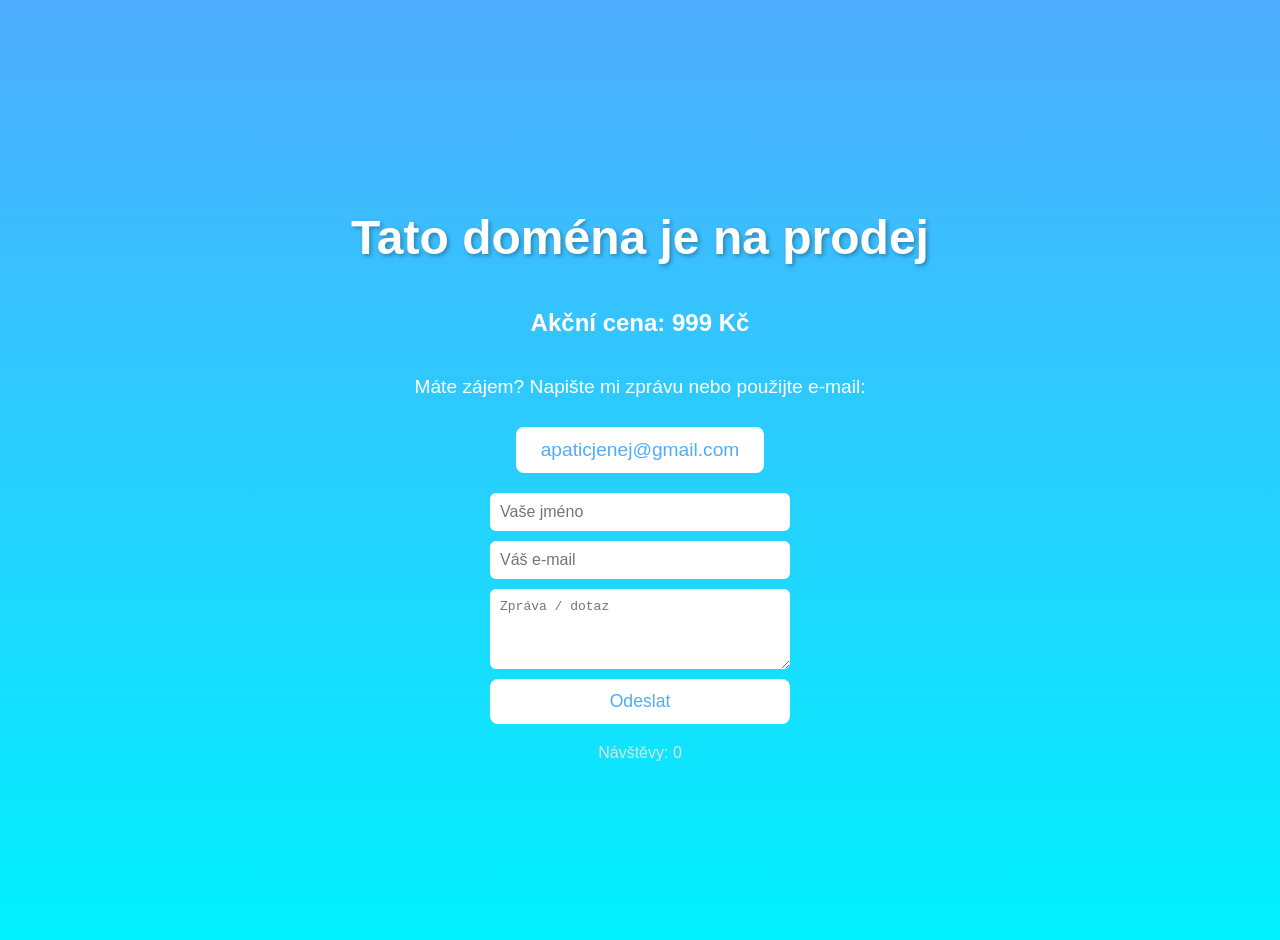
<file: index.html>
<!DOCTYPE html>
<html lang="cs">
<head>
<meta charset="UTF-8">
<meta name="viewport" content="width=device-width, initial-scale=1.0">
<title>Doména na prodej</title>
<style>
    body {
        font-family: 'Segoe UI', Tahoma, Geneva, Verdana, sans-serif;
        background: linear-gradient(to bottom, #4facfe, #00f2fe);
        color: #fff;
        text-align: center;
        margin: 0;
        padding: 0;
    }
    .container {
        display: flex;
        flex-direction: column;
        justify-content: center;
        align-items: center;
        height: 100vh;
        padding: 20px;
    }
    h1 {
        font-size: 3em;
        margin-bottom: 0.5em;
        text-shadow: 2px 2px 4px rgba(0,0,0,0.3);
    }
    p {
        font-size: 1.2em;
        margin-bottom: 1.5em;
    }
    a.button {
        display: inline-block;
        padding: 12px 25px;
        font-size: 1.2em;
        color: #4facfe;
        background: #fff;
        border-radius: 8px;
        text-decoration: none;
        transition: 0.3s;
        margin-bottom: 20px;
    }
    a.button:hover {
        background: #f0f0f0;
    }
    form {
        display: flex;
        flex-direction: column;
        width: 300px;
        gap: 10px;
    }
    input, textarea {
        padding: 10px;
        border-radius: 6px;
        border: none;
        font-size: 1em;
    }
    button {
        padding: 12px;
        border-radius: 8px;
        border: none;
        background: #fff;
        color: #4facfe;
        font-size: 1.1em;
        cursor: pointer;
        transition: 0.3s;
    }
    button:hover {
        background: #f0f0f0;
    }
    .counter {
        margin-top: 20px;
        font-size: 1em;
        color: #e0e0e0;
    }
</style>
</head>
<body>
<div class="container">
    <h1>Tato doména je na prodej</h1>
    <h2>Akční cena: 999 Kč</h2>
    <p>Máte zájem? Napište mi zprávu nebo použijte e-mail:</p>
    <a class="button" href="mailto:apaticjenej@gmail.com">apaticjenej@gmail.com</a>

    <!-- Formulář přes Formspree demo -->
    <form action="https://formspree.io/f/mayvlqwy" method="POST">
        <input type="text" name="name" placeholder="Vaše jméno" required>
        <input type="email" name="email" placeholder="Váš e-mail" required>
        <textarea name="message" placeholder="Zpráva / dotaz" rows="4" required></textarea>
        <button type="submit">Odeslat</button>
    </form>

    <div class="counter">
        Návštěvy: <span id="visits">0</span>
    </div>
</div>

<script>
// Globální počítadlo návštěv přes Counter API
const counterKey = "bookink-cz"; // identifikátor vaší domény
fetch(`https://api.countapi.xyz/hit/${counterKey}/visits`)
  .then(res => res.json())
  .then(data => {
      document.getElementById('visits').textContent = data.value;
  });
</script>
</body>

</html>
</file>
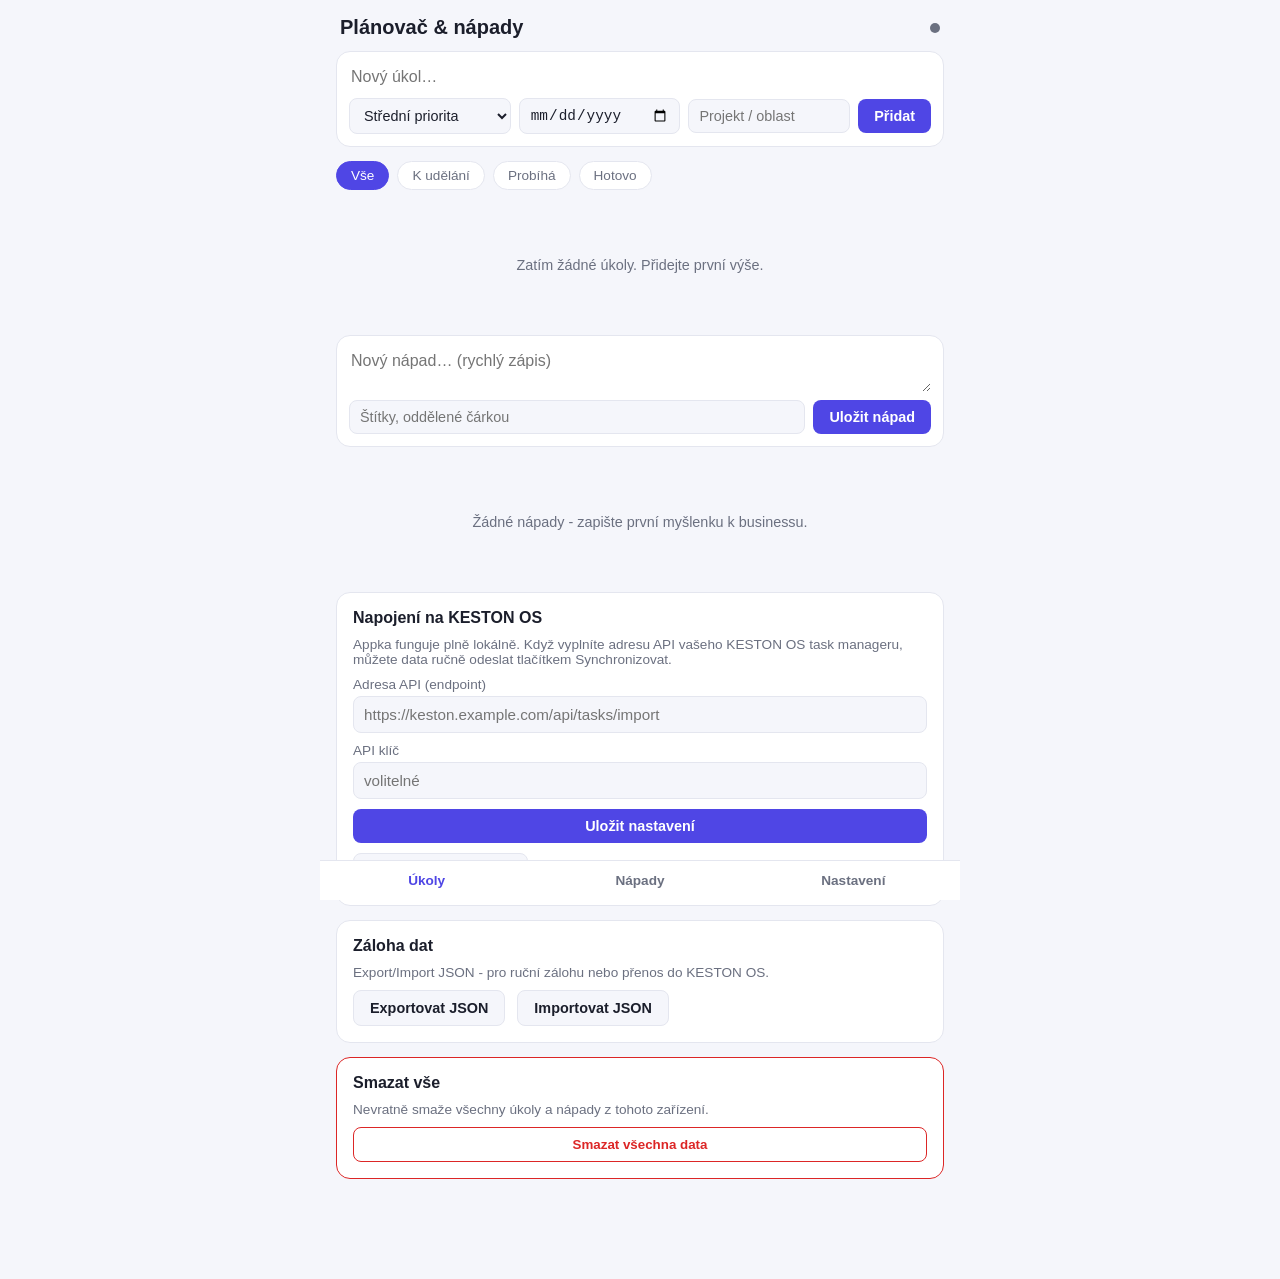
<file: planner/index.html>
<!DOCTYPE html>
<html lang="cs">
<head>
<meta charset="UTF-8">
<meta name="viewport" content="width=device-width, initial-scale=1.0, viewport-fit=cover">
<title>Plánovač &amp; nápady</title>
<meta name="theme-color" content="#4f46e5">
<link rel="manifest" href="manifest.webmanifest">
<link rel="icon" href="icons/icon.svg" type="image/svg+xml">
<link rel="apple-touch-icon" href="icons/icon.svg">
<meta name="apple-mobile-web-app-capable" content="yes">
<meta name="apple-mobile-web-app-status-bar-style" content="black-translucent">
<link rel="stylesheet" href="style.css">
</head>
<body>
<div class="app">

    <header class="topbar">
        <h1>Plánovač &amp; nápady</h1>
        <span class="sync-dot" id="syncDot" title="Stav synchronizace s KESTON OS"></span>
    </header>

    <main class="view" id="view-tasks" data-view="tasks">
        <form class="quick-add" id="taskForm">
            <input type="text" id="taskTitle" placeholder="Nový úkol…" required autocomplete="off">
            <div class="quick-add-row">
                <select id="taskPriority">
                    <option value="low">Nízká priorita</option>
                    <option value="medium" selected>Střední priorita</option>
                    <option value="high">Vysoká priorita</option>
                </select>
                <input type="date" id="taskDue" title="Termín">
                <input type="text" id="taskProject" placeholder="Projekt / oblast" autocomplete="off">
                <button type="submit">Přidat</button>
            </div>
        </form>

        <div class="filters" id="taskFilters">
            <button class="filter-chip active" data-filter="all">Vše</button>
            <button class="filter-chip" data-filter="todo">K udělání</button>
            <button class="filter-chip" data-filter="in_progress">Probíhá</button>
            <button class="filter-chip" data-filter="done">Hotovo</button>
        </div>

        <ul class="item-list" id="taskList"></ul>
        <p class="empty-state" id="taskEmpty">Zatím žádné úkoly. Přidejte první výše.</p>
    </main>

    <main class="view" id="view-ideas" data-view="ideas" hidden>
        <form class="quick-add" id="ideaForm">
            <textarea id="ideaTitle" placeholder="Nový nápad… (rychlý zápis)" rows="2" required></textarea>
            <div class="quick-add-row">
                <input type="text" id="ideaTags" placeholder="Štítky, oddělené čárkou" autocomplete="off">
                <button type="submit">Uložit nápad</button>
            </div>
        </form>

        <ul class="item-list" id="ideaList"></ul>
        <p class="empty-state" id="ideaEmpty">Žádné nápady - zapište první myšlenku k businessu.</p>
    </main>

    <main class="view" id="view-settings" data-view="settings" hidden>
        <section class="panel">
            <h2>Napojení na KESTON OS</h2>
            <p class="hint">Appka funguje plně lokálně. Když vyplníte adresu API vašeho KESTON OS
                task manageru, můžete data ručně odeslat tlačítkem Synchronizovat.</p>
            <form id="settingsForm">
                <label>Adresa API (endpoint)
                    <input type="url" id="settingsEndpoint" placeholder="https://keston.example.com/api/tasks/import">
                </label>
                <label>API klíč
                    <input type="password" id="settingsApiKey" placeholder="volitelné">
                </label>
                <button type="submit">Uložit nastavení</button>
            </form>
            <div class="sync-row">
                <button id="syncNowBtn" type="button">Synchronizovat nyní</button>
                <span id="syncStatus" class="hint"></span>
            </div>
        </section>

        <section class="panel">
            <h2>Záloha dat</h2>
            <p class="hint">Export/Import JSON - pro ruční zálohu nebo přenos do KESTON OS.</p>
            <div class="sync-row">
                <button id="exportBtn" type="button">Exportovat JSON</button>
                <label class="file-btn">
                    Importovat JSON
                    <input type="file" id="importInput" accept="application/json" hidden>
                </label>
            </div>
        </section>

        <section class="panel danger">
            <h2>Smazat vše</h2>
            <p class="hint">Nevratně smaže všechny úkoly a nápady z tohoto zařízení.</p>
            <button id="clearAllBtn" type="button" class="danger-btn">Smazat všechna data</button>
        </section>
    </main>

    <nav class="tabbar">
        <button class="tab active" data-view="tasks">
            <span>Úkoly</span>
        </button>
        <button class="tab" data-view="ideas">
            <span>Nápady</span>
        </button>
        <button class="tab" data-view="settings">
            <span>Nastavení</span>
        </button>
    </nav>
</div>

<div class="toast" id="toast" hidden></div>

<script type="module" src="app.js"></script>
</body>
</html>
</file>
<file: planner/style.css>
:root {
    --bg: #f5f6fb;
    --surface: #ffffff;
    --text: #1b1e2b;
    --muted: #6b7080;
    --border: #e4e6ef;
    --primary: #4f46e5;
    --primary-contrast: #ffffff;
    --danger: #dc2626;
    --success: #16a34a;
    --low: #6b7080;
    --medium: #d97706;
    --high: #dc2626;
    --radius: 14px;
    color-scheme: light;
}

@media (prefers-color-scheme: dark) {
    :root {
        --bg: #14151f;
        --surface: #1d1f2c;
        --text: #eef0fa;
        --muted: #9497a8;
        --border: #2b2d3c;
        --primary: #818cf8;
        --primary-contrast: #14151f;
        color-scheme: dark;
    }
}

* { box-sizing: border-box; }

html, body {
    margin: 0;
    height: 100%;
    background: var(--bg);
    color: var(--text);
    font-family: -apple-system, BlinkMacSystemFont, 'Segoe UI', Roboto, Helvetica, Arial, sans-serif;
}

.app {
    max-width: 640px;
    margin: 0 auto;
    min-height: 100vh;
    display: flex;
    flex-direction: column;
    padding-bottom: 76px;
}

.topbar {
    display: flex;
    align-items: center;
    justify-content: space-between;
    padding: calc(env(safe-area-inset-top, 0px) + 16px) 20px 12px;
}

.topbar h1 {
    font-size: 1.25rem;
    margin: 0;
}

.sync-dot {
    width: 10px;
    height: 10px;
    border-radius: 50%;
    background: var(--muted);
    flex-shrink: 0;
}
.sync-dot.ok { background: var(--success); }
.sync-dot.error { background: var(--danger); }

.view {
    flex: 1;
    padding: 0 16px 24px;
    display: flex;
    flex-direction: column;
    gap: 14px;
}

.quick-add {
    background: var(--surface);
    border: 1px solid var(--border);
    border-radius: var(--radius);
    padding: 12px;
    display: flex;
    flex-direction: column;
    gap: 8px;
}

.quick-add input[type="text"],
.quick-add textarea {
    border: none;
    background: transparent;
    font-size: 1rem;
    color: var(--text);
    resize: vertical;
    font-family: inherit;
    padding: 4px 2px;
}
.quick-add input[type="text"]:focus,
.quick-add textarea:focus { outline: none; }

.quick-add-row {
    display: flex;
    flex-wrap: wrap;
    gap: 8px;
    align-items: center;
}

.quick-add-row select,
.quick-add-row input[type="date"],
.quick-add-row input[type="text"] {
    flex: 1 1 120px;
    min-width: 0;
    padding: 8px 10px;
    border-radius: 8px;
    border: 1px solid var(--border);
    background: var(--bg);
    color: var(--text);
    font-size: 0.9rem;
}

button {
    font-family: inherit;
    cursor: pointer;
}

.quick-add-row button,
#settingsForm button {
    padding: 9px 16px;
    border-radius: 8px;
    border: none;
    background: var(--primary);
    color: var(--primary-contrast);
    font-weight: 600;
    font-size: 0.9rem;
    white-space: nowrap;
}

.filters {
    display: flex;
    gap: 8px;
    overflow-x: auto;
}

.filter-chip {
    border: 1px solid var(--border);
    background: var(--surface);
    color: var(--muted);
    padding: 6px 14px;
    border-radius: 999px;
    font-size: 0.85rem;
    white-space: nowrap;
}

.filter-chip.active {
    background: var(--primary);
    border-color: var(--primary);
    color: var(--primary-contrast);
}

.item-list {
    list-style: none;
    margin: 0;
    padding: 0;
    display: flex;
    flex-direction: column;
    gap: 10px;
}

.item {
    background: var(--surface);
    border: 1px solid var(--border);
    border-radius: var(--radius);
    padding: 12px 14px;
    display: flex;
    gap: 10px;
    align-items: flex-start;
}

.item.done { opacity: 0.55; }

.item-checkbox {
    width: 22px;
    height: 22px;
    border-radius: 50%;
    border: 2px solid var(--border);
    flex-shrink: 0;
    margin-top: 2px;
    background: transparent;
    display: flex;
    align-items: center;
    justify-content: center;
    color: var(--primary-contrast);
    font-size: 0.75rem;
}
.item-checkbox.checked {
    background: var(--primary);
    border-color: var(--primary);
}

.item-body {
    flex: 1;
    min-width: 0;
    display: flex;
    flex-direction: column;
    gap: 4px;
}

.item-title {
    font-size: 0.98rem;
    font-weight: 600;
    word-break: break-word;
    white-space: pre-wrap;
}
.item.done .item-title { text-decoration: line-through; }

.item-meta {
    display: flex;
    flex-wrap: wrap;
    gap: 6px;
    align-items: center;
}

.badge {
    font-size: 0.72rem;
    padding: 2px 8px;
    border-radius: 999px;
    background: var(--bg);
    color: var(--muted);
    border: 1px solid var(--border);
}
.badge.priority-low { color: var(--low); }
.badge.priority-medium { color: var(--medium); }
.badge.priority-high { color: var(--high); border-color: var(--high); }
.badge.unsynced { color: var(--primary); border-color: var(--primary); }

.item-actions {
    display: flex;
    gap: 6px;
    flex-shrink: 0;
}

.icon-btn {
    border: none;
    background: transparent;
    color: var(--muted);
    font-size: 1.1rem;
    padding: 4px 6px;
    line-height: 1;
}
.icon-btn:hover { color: var(--text); }
.icon-btn.delete:hover { color: var(--danger); }

.empty-state {
    text-align: center;
    color: var(--muted);
    font-size: 0.9rem;
    padding: 24px 0;
}

.panel {
    background: var(--surface);
    border: 1px solid var(--border);
    border-radius: var(--radius);
    padding: 16px;
    display: flex;
    flex-direction: column;
    gap: 10px;
}
.panel h2 { margin: 0; font-size: 1rem; }
.panel.danger { border-color: var(--danger); }

.hint { color: var(--muted); font-size: 0.85rem; margin: 0; }

#settingsForm {
    display: flex;
    flex-direction: column;
    gap: 10px;
}
#settingsForm label {
    display: flex;
    flex-direction: column;
    gap: 4px;
    font-size: 0.85rem;
    color: var(--muted);
}
#settingsForm input {
    padding: 9px 10px;
    border-radius: 8px;
    border: 1px solid var(--border);
    background: var(--bg);
    color: var(--text);
    font-size: 0.95rem;
}

.sync-row {
    display: flex;
    align-items: center;
    gap: 12px;
    flex-wrap: wrap;
}

#syncNowBtn, #exportBtn, .file-btn {
    padding: 9px 16px;
    border-radius: 8px;
    border: 1px solid var(--border);
    background: var(--bg);
    color: var(--text);
    font-weight: 600;
    font-size: 0.9rem;
}
.file-btn { display: inline-block; }

.danger-btn {
    padding: 9px 16px;
    border-radius: 8px;
    border: 1px solid var(--danger);
    background: transparent;
    color: var(--danger);
    font-weight: 600;
}

.tabbar {
    position: fixed;
    bottom: 0;
    left: 0;
    right: 0;
    max-width: 640px;
    margin: 0 auto;
    display: flex;
    background: var(--surface);
    border-top: 1px solid var(--border);
    padding-bottom: env(safe-area-inset-bottom, 0px);
}

.tab {
    flex: 1;
    border: none;
    background: transparent;
    color: var(--muted);
    padding: 12px 0;
    font-size: 0.85rem;
    font-weight: 600;
}
.tab.active { color: var(--primary); }

.toast {
    position: fixed;
    left: 50%;
    bottom: 90px;
    transform: translateX(-50%);
    background: var(--text);
    color: var(--bg);
    padding: 10px 16px;
    border-radius: 999px;
    font-size: 0.85rem;
    box-shadow: 0 6px 20px rgba(0,0,0,0.2);
    z-index: 10;
}
</file>
